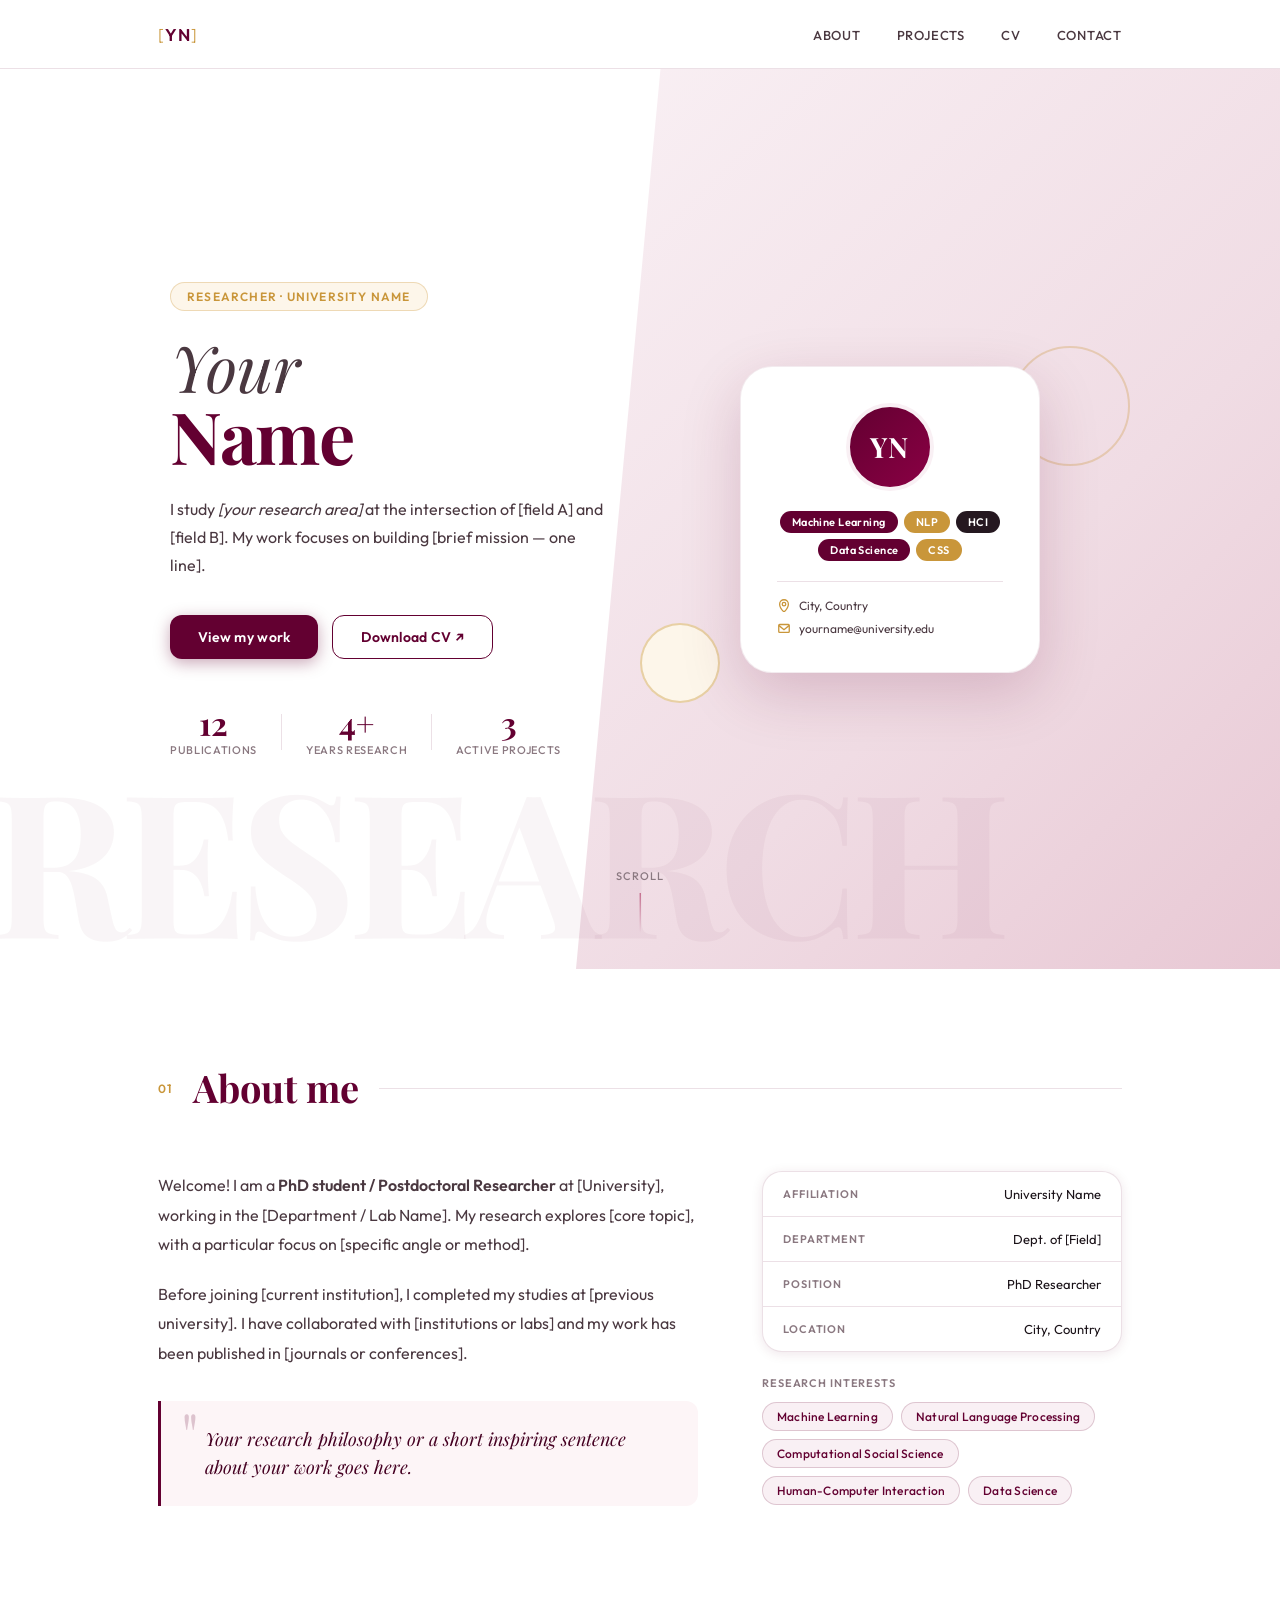
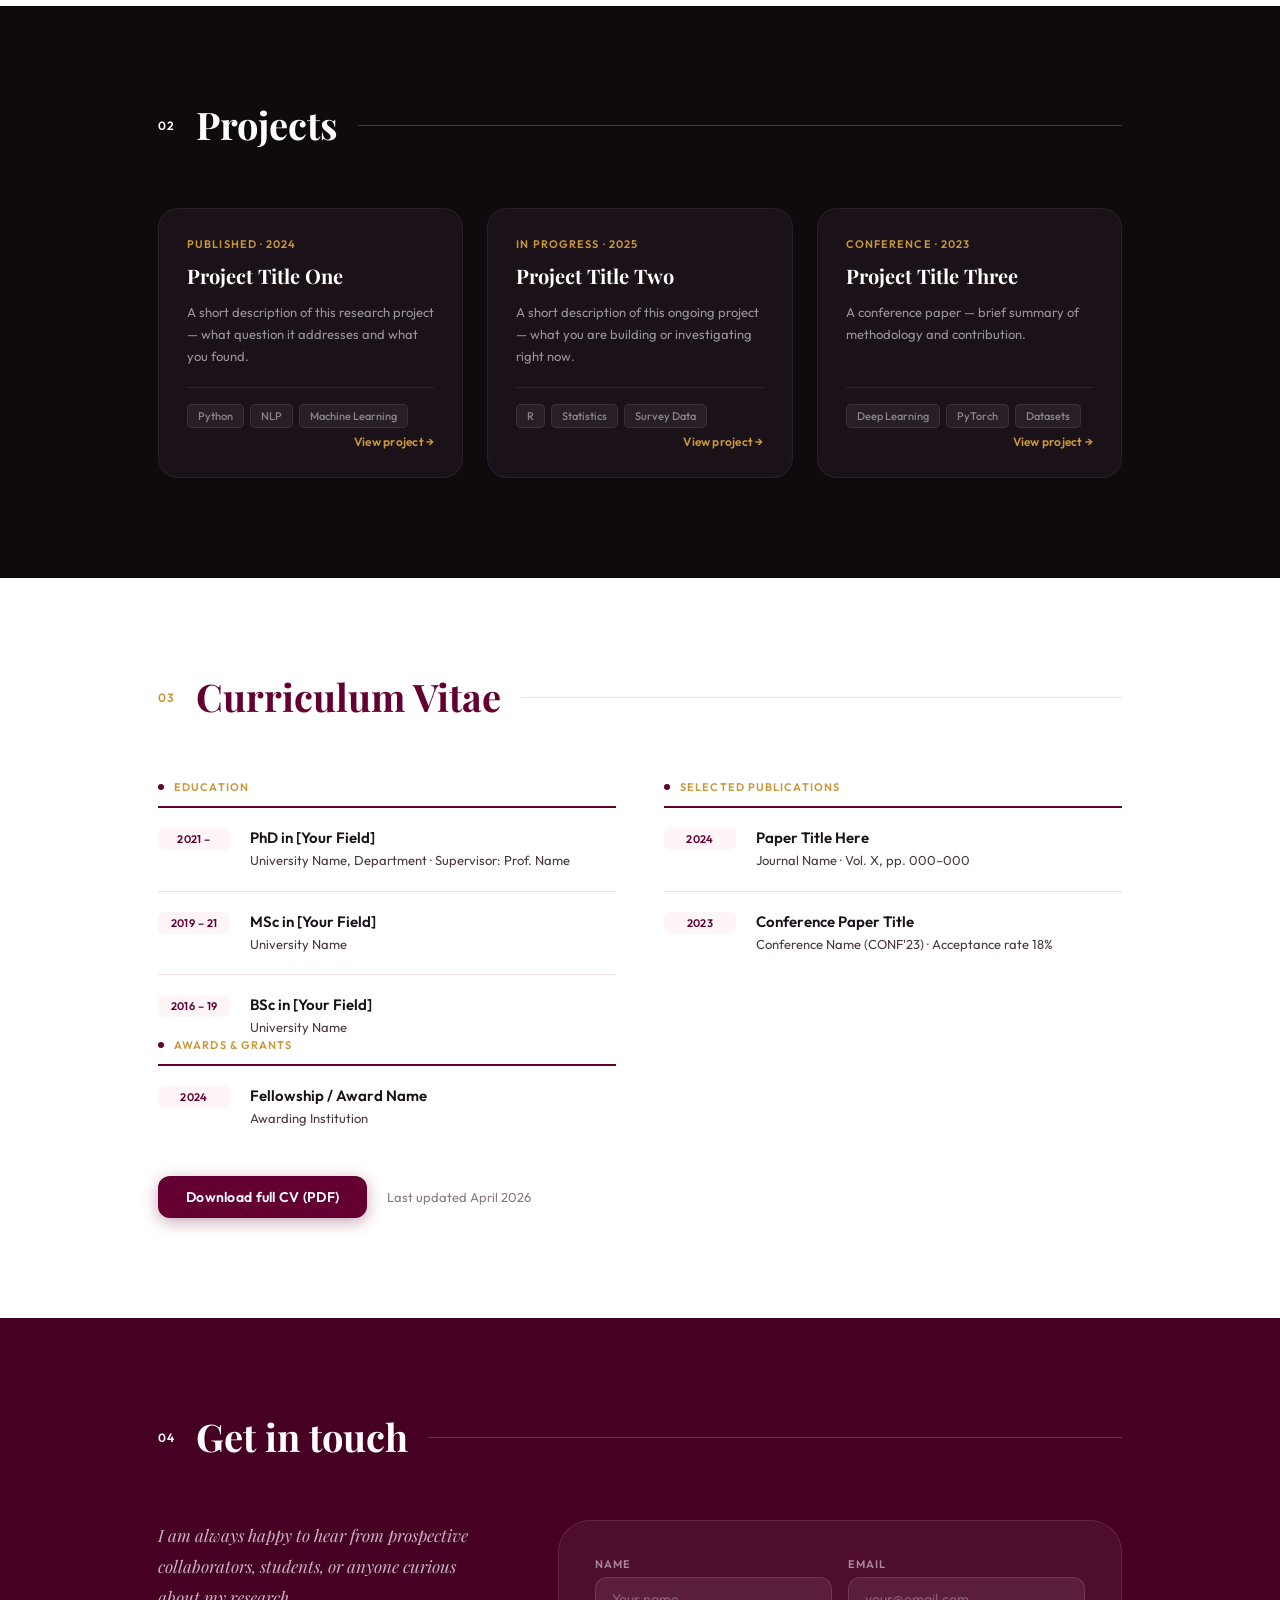
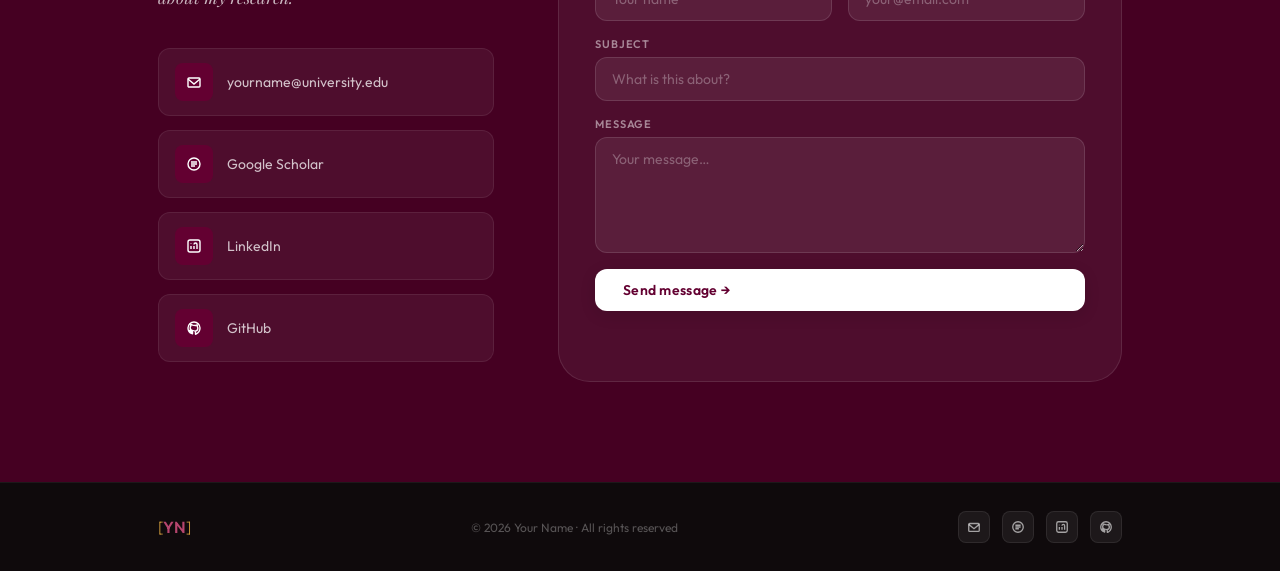
<file: index.html>
<!DOCTYPE html>
<html lang="en">
<head>
  <meta charset="UTF-8"/>
  <meta name="viewport" content="width=device-width, initial-scale=1.0"/>
  <title>Your Name — Researcher</title>
  <link rel="stylesheet" href="css/style.css"/>
  <link rel="preconnect" href="https://fonts.googleapis.com"/>
  <link rel="preconnect" href="https://fonts.gstatic.com" crossorigin/>
  <link href="https://fonts.googleapis.com/css2?family=Playfair+Display:ital,wght@0,400;0,700;1,400&family=Outfit:wght@300;400;500;600&display=swap" rel="stylesheet"/>
</head>
<body>

  <!-- NAV -->
  <nav id="navbar">
    <div class="nav-inner">
      <a href="#home" class="nav-logo">
        <span class="logo-bracket">[</span>YN<span class="logo-bracket">]</span>
      </a>
      <ul class="nav-links">
        <li><a href="#about">About</a></li>
        <li><a href="#projects">Projects</a></li>
        <li><a href="#cv">CV</a></li>
        <li><a href="#contact">Contact</a></li>
      </ul>
      <button class="nav-toggle" onclick="toggleMenu()">
        <span></span><span></span><span></span>
      </button>
    </div>
    <ul class="mobile-menu" id="mobileMenu">
      <li><a href="#about"    onclick="toggleMenu()">About</a></li>
      <li><a href="#projects" onclick="toggleMenu()">Projects</a></li>
      <li><a href="#cv"       onclick="toggleMenu()">CV</a></li>
      <li><a href="#contact"  onclick="toggleMenu()">Contact</a></li>
    </ul>
  </nav>

  <!-- HERO -->
  <section id="home" class="hero">
    <div class="hero-bg-text" aria-hidden="true">RESEARCH</div>
    <div class="hero-inner">
      <div class="hero-left">
        <div class="hero-tag">Researcher · University Name</div>
        <h1 class="hero-name">
          <span class="name-first">Your</span>
          <span class="name-last">Name</span>
        </h1>
        <p class="hero-bio">I study <em>[your research area]</em> at the intersection of [field A] and [field B]. My work focuses on building [brief mission — one line].</p>
        <div class="hero-actions">
          <a href="#projects" class="btn btn-primary">View my work</a>
          <a href="assets/cv.pdf" target="_blank" class="btn btn-ghost">Download CV ↗</a>
        </div>
        <div class="hero-stats">
          <div class="hstat"><span class="hstat-n">12</span><span class="hstat-l">Publications</span></div>
          <div class="hstat-div"></div>
          <div class="hstat"><span class="hstat-n">4+</span><span class="hstat-l">Years research</span></div>
          <div class="hstat-div"></div>
          <div class="hstat"><span class="hstat-n">3</span><span class="hstat-l">Active projects</span></div>
        </div>
      </div>
      <div class="hero-right">
        <div class="hero-card">
          <div class="hero-avatar">YN</div>
          <div class="hero-card-chips">
            <span class="chip chip-maroon">Machine Learning</span>
            <span class="chip chip-gold">NLP</span>
            <span class="chip chip-dark">HCI</span>
            <span class="chip chip-maroon">Data Science</span>
            <span class="chip chip-gold">CSS</span>
          </div>
          <div class="hero-card-info">
            <div class="hci-row">
              <svg width="14" height="14" viewBox="0 0 16 16" fill="none" stroke="currentColor" stroke-width="1.5"><path d="M8 2C5.24 2 3 4.24 3 7c0 4 5 9 5 9s5-5 5-9c0-2.76-2.24-5-5-5zm0 7a2 2 0 110-4 2 2 0 010 4z"/></svg>
              City, Country
            </div>
            <div class="hci-row">
              <svg width="14" height="14" viewBox="0 0 16 16" fill="none" stroke="currentColor" stroke-width="1.5"><rect x="2" y="4" width="12" height="9" rx="1"/><path d="M2 5l6 5 6-5"/></svg>
              yourname@university.edu
            </div>
          </div>
        </div>
        <div class="hero-deco-1"></div>
        <div class="hero-deco-2"></div>
      </div>
    </div>
    <div class="hero-scroll-hint">
      <span>Scroll</span>
      <div class="scroll-line"></div>
    </div>
  </section>

  <!-- ABOUT -->
  <section id="about" class="section">
    <div class="container">
      <div class="section-header">
        <span class="section-num">01</span>
        <h2 class="section-title">About me</h2>
        <div class="section-line"></div>
      </div>
      <div class="about-grid">
        <div class="about-text fade-up">
          <p>Welcome! I am a <strong>PhD student / Postdoctoral Researcher</strong> at [University], working in the [Department / Lab Name]. My research explores [core topic], with a particular focus on [specific angle or method].</p>
          <p>Before joining [current institution], I completed my studies at [previous university]. I have collaborated with [institutions or labs] and my work has been published in [journals or conferences].</p>
          <div class="about-quote">
            <span class="quote-mark">"</span>
            <p>Your research philosophy or a short inspiring sentence about your work goes here.</p>
          </div>
        </div>
        <div class="about-sidebar fade-up" style="--delay:0.15s">
          <div class="about-info-block">
            <div class="aib-row"><span class="aib-label">Affiliation</span><span class="aib-val">University Name</span></div>
            <div class="aib-row"><span class="aib-label">Department</span><span class="aib-val">Dept. of [Field]</span></div>
            <div class="aib-row"><span class="aib-label">Position</span><span class="aib-val">PhD Researcher</span></div>
            <div class="aib-row"><span class="aib-label">Location</span><span class="aib-val">City, Country</span></div>
          </div>
          <div class="interests-block">
            <p class="interests-label">Research interests</p>
            <div class="interest-tags" id="interestTags"></div>
          </div>
        </div>
      </div>
    </div>
  </section>

  <!-- PROJECTS -->
  <section id="projects" class="section section-dark">
    <div class="container">
      <div class="section-header section-header-light">
        <span class="section-num">02</span>
        <h2 class="section-title">Projects</h2>
        <div class="section-line"></div>
      </div>
      <div class="projects-grid" id="projectsGrid"></div>
    </div>
  </section>

  <!-- CV -->
  <section id="cv" class="section">
    <div class="container">
      <div class="section-header">
        <span class="section-num">03</span>
        <h2 class="section-title">Curriculum Vitae</h2>
        <div class="section-line"></div>
      </div>
      <div class="cv-cols">
        <div class="cv-col">
          <div id="cvEducation"></div>
          <div id="cvAwards"></div>
        </div>
        <div class="cv-col">
          <div id="cvPublications"></div>
        </div>
      </div>
      <div class="cv-download fade-up">
        <a href="assets/cv.pdf" target="_blank" class="btn btn-primary">Download full CV (PDF)</a>
        <span class="cv-date">Last updated April 2026</span>
      </div>
    </div>
  </section>

  <!-- CONTACT -->
  <section id="contact" class="section section-maroon">
    <div class="container">
      <div class="section-header section-header-light">
        <span class="section-num">04</span>
        <h2 class="section-title">Get in touch</h2>
        <div class="section-line"></div>
      </div>
      <div class="contact-layout">
        <div class="contact-left fade-up">
          <p class="contact-intro">I am always happy to hear from prospective collaborators, students, or anyone curious about my research.</p>
          <div class="contact-links" id="contactLinks"></div>
        </div>
        <form class="contact-form fade-up" style="--delay:0.15s" onsubmit="handleContactForm(event)">
          <div class="form-row">
            <div class="form-group">
              <label>Name</label>
              <input type="text" placeholder="Your name" required/>
            </div>
            <div class="form-group">
              <label>Email</label>
              <input type="email" placeholder="your@email.com" required/>
            </div>
          </div>
          <div class="form-group">
            <label>Subject</label>
            <input type="text" placeholder="What is this about?"/>
          </div>
          <div class="form-group">
            <label>Message</label>
            <textarea rows="5" placeholder="Your message…" required></textarea>
          </div>
          <button type="submit" class="btn btn-white">Send message →</button>
          <p id="formNote" class="form-note"></p>
        </form>
      </div>
    </div>
  </section>

  <!-- FOOTER -->
  <footer>
    <div class="footer-inner">
      <span class="footer-logo"><span class="logo-bracket">[</span>YN<span class="logo-bracket">]</span></span>
      <p>© <span id="year"></span> Your Name · All rights reserved</p>
      <div class="footer-socials" id="footerSocials"></div>
    </div>
  </footer>

  <script src="data/interests.js"></script>
  <script src="data/projects.js"></script>
  <script src="data/cv.js"></script>
  <script src="data/contact.js"></script>
  <script src="js/main.js"></script>
</body>
</html>
</file>
<file: css/style.css>
/* ═══════════════════════════════════════════
   style.css — Bold Academic Website
   Chicago Maroon #630031 + Gold + Dark
   ═══════════════════════════════════════════ */

:root {
  --maroon:        #630031;
  --maroon-deep:   #450022;
  --maroon-mid:    #8a0044;
  --maroon-light:  #b5456e;
  --maroon-pale:   #f9f0f4;
  --maroon-tint:   #fdf5f7;

  --gold:          #c9963a;
  --gold-light:    #e8b96a;
  --gold-pale:     #fdf6ea;

  --dark:          #0f0a0c;
  --dark-2:        #1a1218;
  --dark-3:        #251820;

  --text:          #1a1218;
  --text-2:        #4a3840;
  --text-3:        #8a7880;
  --white:         #ffffff;
  --off-white:     #faf8f9;
  --border:        rgba(99,0,49,0.12);
  --border-dark:   rgba(255,255,255,0.1);

  --font-display: 'Playfair Display', Georgia, serif;
  --font-body:    'Outfit', system-ui, sans-serif;

  --r-sm: 8px;
  --r-md: 12px;
  --r-lg: 20px;
  --r-xl: 32px;

  --max: 1060px;
  --nav-h: 68px;

  --shadow-sm: 0 2px 12px rgba(99,0,49,0.10);
  --shadow-md: 0 8px 32px rgba(99,0,49,0.14);
  --shadow-lg: 0 20px 60px rgba(99,0,49,0.18);
}

/* ── Reset ──────────────────────────────────── */
*, *::before, *::after { box-sizing: border-box; margin: 0; padding: 0; }
html { scroll-behavior: smooth; font-size: 16px; }
body { font-family: var(--font-body); color: var(--text); background: var(--white); -webkit-font-smoothing: antialiased; overflow-x: hidden; }
a { color: inherit; text-decoration: none; }
ul { list-style: none; }
img { max-width: 100%; display: block; }
strong { font-weight: 600; }
em { font-style: italic; }

/* ── NAV ────────────────────────────────────── */
#navbar {
  position: sticky; top: 0; z-index: 100;
  background: rgba(255,255,255,0.97);
  backdrop-filter: blur(12px);
  border-bottom: 1px solid var(--border);
}
.nav-inner {
  max-width: var(--max); margin: 0 auto; padding: 0 48px;
  height: var(--nav-h);
  display: flex; align-items: center; justify-content: space-between;
}
.nav-logo {
  font-family: var(--font-body); font-size: 17px; font-weight: 600;
  color: var(--maroon); letter-spacing: 0.05em;
}
.logo-bracket { color: var(--gold); font-weight: 300; }
.nav-links { display: flex; gap: 36px; }
.nav-links a {
  font-size: 13px; font-weight: 500; letter-spacing: 0.06em;
  text-transform: uppercase; color: var(--text-2);
  position: relative; padding-bottom: 3px;
  transition: color 0.2s;
}
.nav-links a::after {
  content: ''; position: absolute; bottom: 0; left: 0;
  width: 0; height: 2px; background: var(--maroon);
  transition: width 0.25s ease;
}
.nav-links a:hover, .nav-links a.active { color: var(--maroon); }
.nav-links a:hover::after, .nav-links a.active::after { width: 100%; }
.nav-toggle { display: none; flex-direction: column; gap: 5px; background: none; border: none; cursor: pointer; padding: 4px; }
.nav-toggle span { display: block; width: 22px; height: 1.5px; background: var(--text); }
.mobile-menu { display: none; flex-direction: column; padding: 16px 48px 20px; gap: 16px; border-top: 1px solid var(--border); background: var(--white); }
.mobile-menu.open { display: flex; }
.mobile-menu a { font-size: 15px; font-weight: 500; color: var(--text-2); }

/* ── BUTTONS ────────────────────────────────── */
.btn {
  display: inline-flex; align-items: center; gap: 6px;
  padding: 12px 28px; border-radius: var(--r-md);
  font-family: var(--font-body); font-size: 14px; font-weight: 600;
  letter-spacing: 0.02em; cursor: pointer; border: none;
  transition: transform 0.15s, box-shadow 0.15s, opacity 0.15s;
}
.btn:hover { transform: translateY(-2px); }
.btn:active { transform: scale(0.97); }

.btn-primary { background: var(--maroon); color: #fff; box-shadow: 0 4px 16px rgba(99,0,49,0.35); }
.btn-primary:hover { box-shadow: 0 8px 24px rgba(99,0,49,0.45); }

.btn-ghost { background: transparent; color: var(--maroon); border: 1.5px solid var(--maroon); }
.btn-ghost:hover { background: var(--maroon-pale); }

.btn-white { background: #fff; color: var(--maroon); box-shadow: 0 4px 16px rgba(0,0,0,0.12); font-weight: 600; }
.btn-white:hover { box-shadow: 0 8px 24px rgba(0,0,0,0.18); }

.btn-gold { background: var(--gold); color: #fff; box-shadow: 0 4px 16px rgba(201,150,58,0.4); }

/* ── SECTION SHELL ──────────────────────────── */
.section { padding: 100px 0; }
.section-dark { background: var(--dark); }
.section-maroon { background: var(--maroon-deep); }
.container { max-width: var(--max); margin: 0 auto; padding: 0 48px; }

.section-header {
  display: flex; align-items: center; gap: 20px;
  margin-bottom: 64px;
}
.section-header-light .section-num,
.section-header-light .section-title { color: var(--white); }
.section-header-light .section-line { background: rgba(255,255,255,0.2); }

.section-num {
  font-family: var(--font-body); font-size: 12px; font-weight: 600;
  letter-spacing: 0.12em; color: var(--gold); text-transform: uppercase;
}
.section-title {
  font-family: var(--font-display); font-size: 38px; font-weight: 700;
  color: var(--maroon); line-height: 1;
}
.section-dark .section-title { color: var(--white); }
.section-line { flex: 1; height: 1px; background: var(--border); }

/* ── HERO ───────────────────────────────────── */
.hero {
  min-height: 100vh; position: relative;
  display: flex; flex-direction: column;
  background: var(--white);
  overflow: hidden;
}
.hero::before {
  content: '';
  position: absolute; top: 0; right: 0;
  width: 55%; height: 100%;
  background: linear-gradient(135deg, var(--maroon-pale) 0%, #f0dce4 60%, #e8c8d4 100%);
  clip-path: polygon(12% 0, 100% 0, 100% 100%, 0% 100%);
  z-index: 0;
}
.hero-bg-text {
  position: absolute; bottom: -20px; left: -10px;
  font-family: var(--font-display); font-size: 200px; font-weight: 700;
  color: rgba(99,0,49,0.04); letter-spacing: -0.04em;
  pointer-events: none; z-index: 0; white-space: nowrap;
  user-select: none;
}
.hero-inner {
  flex: 1; position: relative; z-index: 1;
  max-width: var(--max); margin: 0 auto; padding: 0 48px;
  display: grid; grid-template-columns: 1fr 1fr;
  align-items: center; gap: 60px;
  padding-top: 80px; padding-bottom: 80px;
}
.hero-tag {
  display: inline-block;
  font-size: 12px; font-weight: 600; letter-spacing: 0.1em;
  text-transform: uppercase; color: var(--gold);
  background: var(--gold-pale); border: 1px solid rgba(201,150,58,0.3);
  padding: 6px 16px; border-radius: 30px;
  margin-bottom: 24px;
}
.hero-name {
  font-family: var(--font-display); line-height: 1;
  margin-bottom: 24px;
}
.name-first {
  display: block; font-size: 64px; font-weight: 400;
  color: var(--text-2); font-style: italic;
}
.name-last {
  display: block; font-size: 72px; font-weight: 700;
  color: var(--maroon); letter-spacing: -0.02em;
}
.hero-bio {
  font-size: 16px; color: var(--text-2); line-height: 1.75;
  max-width: 440px; margin-bottom: 36px;
}
.hero-actions { display: flex; gap: 14px; margin-bottom: 48px; flex-wrap: wrap; }
.hero-stats { display: flex; align-items: center; gap: 0; }
.hstat { text-align: center; padding: 0 24px; }
.hstat:first-child { padding-left: 0; }
.hstat-n { display: block; font-family: var(--font-display); font-size: 32px; font-weight: 700; color: var(--maroon); line-height: 1; }
.hstat-l { display: block; font-size: 11px; font-weight: 500; letter-spacing: 0.06em; text-transform: uppercase; color: var(--text-3); margin-top: 4px; }
.hstat-div { width: 1px; height: 36px; background: var(--border); }

.hero-right { position: relative; display: flex; justify-content: center; align-items: center; }
.hero-card {
  background: var(--white); border-radius: var(--r-xl);
  padding: 36px; box-shadow: var(--shadow-lg);
  position: relative; z-index: 2; width: 300px;
  border: 1px solid rgba(99,0,49,0.08);
}
.hero-avatar {
  width: 88px; height: 88px; border-radius: 50%;
  background: linear-gradient(135deg, var(--maroon) 0%, var(--maroon-mid) 100%);
  color: #fff; font-family: var(--font-display);
  font-size: 28px; font-weight: 700;
  display: flex; align-items: center; justify-content: center;
  margin: 0 auto 20px; letter-spacing: 0.04em;
  border: 4px solid var(--maroon-pale);
}
.hero-card-chips { display: flex; flex-wrap: wrap; gap: 6px; margin-bottom: 20px; justify-content: center; }
.chip { font-size: 11px; font-weight: 600; padding: 4px 12px; border-radius: 20px; letter-spacing: 0.04em; }
.chip-maroon { background: var(--maroon); color: #fff; }
.chip-gold   { background: var(--gold); color: #fff; }
.chip-dark   { background: var(--dark-3); color: #fff; }

.hero-card-info { border-top: 1px solid var(--border); padding-top: 16px; display: flex; flex-direction: column; gap: 8px; }
.hci-row { display: flex; align-items: center; gap: 8px; font-size: 12px; color: var(--text-2); }
.hci-row svg { stroke: var(--gold); flex-shrink: 0; }

.hero-deco-1 {
  position: absolute; top: -20px; right: -20px;
  width: 120px; height: 120px; border-radius: 50%;
  border: 2px solid rgba(201,150,58,0.3); z-index: 1;
}
.hero-deco-2 {
  position: absolute; bottom: -30px; left: -30px;
  width: 80px; height: 80px; border-radius: 50%;
  background: var(--gold-pale); border: 2px solid rgba(201,150,58,0.4); z-index: 1;
}

.hero-scroll-hint {
  position: absolute; bottom: 36px; left: 50%;
  transform: translateX(-50%);
  display: flex; flex-direction: column; align-items: center; gap: 10px;
  color: var(--text-3); font-size: 11px; letter-spacing: 0.1em;
  text-transform: uppercase; font-weight: 500;
}
.scroll-line {
  width: 1px; height: 40px; background: linear-gradient(to bottom, var(--maroon-light), transparent);
  animation: scrollPulse 2s infinite;
}
@keyframes scrollPulse { 0%,100%{opacity:.3} 50%{opacity:1} }

/* ── ABOUT ──────────────────────────────────── */
.about-grid { display: grid; grid-template-columns: 1.2fr 0.8fr; gap: 64px; align-items: start; }
.about-text p { font-size: 16px; color: var(--text-2); line-height: 1.85; margin-bottom: 20px; }
.about-quote {
  margin-top: 32px; padding: 24px 28px;
  background: var(--maroon-tint);
  border-left: 3px solid var(--maroon);
  border-radius: 0 var(--r-md) var(--r-md) 0;
  position: relative;
}
.quote-mark {
  font-family: var(--font-display); font-size: 60px;
  color: var(--maroon); opacity: 0.2; line-height: 0;
  position: absolute; top: 32px; left: 20px;
}
.about-quote p { font-family: var(--font-display); font-size: 18px; color: var(--maroon-deep); font-style: italic; line-height: 1.6; margin: 0; padding-left: 16px; }

.about-info-block {
  background: var(--white); border-radius: var(--r-lg);
  border: 1px solid var(--border); overflow: hidden;
  box-shadow: var(--shadow-sm); margin-bottom: 24px;
}
.aib-row {
  display: flex; justify-content: space-between; align-items: center;
  padding: 14px 20px; border-bottom: 1px solid var(--border);
  gap: 12px;
}
.aib-row:last-child { border-bottom: none; }
.aib-label { font-size: 11px; font-weight: 600; letter-spacing: 0.08em; text-transform: uppercase; color: var(--text-3); }
.aib-val { font-size: 13px; color: var(--text); text-align: right; }

.interests-block { }
.interests-label { font-size: 11px; font-weight: 600; letter-spacing: 0.08em; text-transform: uppercase; color: var(--text-3); margin-bottom: 12px; }
.interest-tags { display: flex; flex-wrap: wrap; gap: 8px; }
.tag {
  font-size: 12px; font-weight: 500; padding: 6px 14px; border-radius: 30px;
  background: var(--maroon-pale); color: var(--maroon);
  border: 1px solid rgba(99,0,49,0.18); letter-spacing: 0.02em;
  transition: background 0.15s, transform 0.15s;
}
.tag:hover { background: var(--maroon); color: #fff; transform: translateY(-1px); }

/* ── PROJECTS ───────────────────────────────── */
.projects-grid { display: grid; grid-template-columns: repeat(3, 1fr); gap: 24px; }

.project-card {
  background: var(--dark-2);
  border: 1px solid rgba(255,255,255,0.06);
  border-radius: var(--r-lg);
  padding: 28px;
  display: flex; flex-direction: column;
  transition: transform 0.25s, border-color 0.25s, box-shadow 0.25s;
  position: relative; overflow: hidden;
}
.project-card::before {
  content: '';
  position: absolute; top: 0; left: 0; right: 0;
  height: 3px;
  background: linear-gradient(90deg, var(--maroon), var(--gold));
  opacity: 0; transition: opacity 0.25s;
}
.project-card:hover { transform: translateY(-6px); border-color: rgba(201,150,58,0.25); box-shadow: 0 20px 50px rgba(0,0,0,0.4); }
.project-card:hover::before { opacity: 1; }

.proj-meta {
  font-size: 11px; font-weight: 600; letter-spacing: 0.1em;
  text-transform: uppercase; color: var(--gold);
  margin-bottom: 12px;
}
.proj-title {
  font-family: var(--font-display); font-size: 20px; font-weight: 700;
  color: var(--white); margin-bottom: 12px; line-height: 1.3;
}
.proj-desc { font-size: 13px; color: rgba(255,255,255,0.55); line-height: 1.7; flex: 1; }
.proj-footer {
  margin-top: 20px; padding-top: 16px;
  border-top: 1px solid rgba(255,255,255,0.07);
  display: flex; gap: 6px; flex-wrap: wrap; align-items: center;
}
.proj-tech {
  font-size: 11px; font-weight: 500; color: rgba(255,255,255,0.45);
  background: rgba(255,255,255,0.06); padding: 4px 10px;
  border-radius: 5px; border: 1px solid rgba(255,255,255,0.08);
}
.proj-link {
  margin-left: auto; font-size: 12px; font-weight: 600;
  color: var(--gold); letter-spacing: 0.02em;
  transition: color 0.15s;
}
.proj-link:hover { color: var(--gold-light); }

/* ── CV ─────────────────────────────────────── */
.cv-cols { display: grid; grid-template-columns: 1fr 1fr; gap: 48px; }
.cv-col {}
.cv-block { margin-bottom: 40px; }
.cv-block-title {
  font-size: 11px; font-weight: 600; letter-spacing: 0.1em;
  text-transform: uppercase; color: var(--gold);
  padding-bottom: 12px; margin-bottom: 20px;
  border-bottom: 2px solid var(--maroon);
  display: flex; align-items: center; gap: 10px;
}
.cv-block-title::before {
  content: ''; width: 6px; height: 6px; border-radius: 50%;
  background: var(--maroon); flex-shrink: 0;
}
.cv-entry {
  display: flex; gap: 20px; margin-bottom: 20px;
  padding-bottom: 20px; border-bottom: 1px solid var(--border);
}
.cv-entry:last-child { border-bottom: none; margin-bottom: 0; padding-bottom: 0; }
.cv-year {
  font-size: 11px; font-weight: 600; letter-spacing: 0.04em;
  color: var(--maroon); min-width: 72px; padding-top: 3px;
  background: var(--maroon-tint); padding: 4px 8px; border-radius: 6px;
  text-align: center; height: fit-content; white-space: nowrap;
}
.cv-title { font-size: 15px; font-weight: 600; color: var(--text); margin-bottom: 4px; }
.cv-inst { font-size: 13px; color: var(--text-2); line-height: 1.5; }
.cv-download { margin-top: 48px; display: flex; align-items: center; gap: 20px; }
.cv-date { font-size: 13px; color: var(--text-3); }

/* ── CONTACT ────────────────────────────────── */
.contact-layout { display: grid; grid-template-columns: 1fr 1.4fr; gap: 64px; align-items: start; }
.contact-intro { font-size: 17px; color: rgba(255,255,255,0.7); line-height: 1.8; margin-bottom: 36px; font-family: var(--font-display); font-style: italic; }
.contact-links { display: flex; flex-direction: column; gap: 14px; }
.contact-link {
  display: flex; align-items: center; gap: 14px;
  font-size: 14px; color: rgba(255,255,255,0.75);
  padding: 14px 16px; border-radius: var(--r-md);
  background: rgba(255,255,255,0.05); border: 1px solid rgba(255,255,255,0.08);
  transition: background 0.2s, color 0.2s, transform 0.2s;
}
.contact-link:hover { background: rgba(255,255,255,0.1); color: #fff; transform: translateX(4px); }
.contact-icon {
  width: 38px; height: 38px; border-radius: var(--r-sm);
  background: var(--maroon); display: flex; align-items: center;
  justify-content: center; flex-shrink: 0;
}
.contact-icon svg { width: 16px; height: 16px; stroke: #fff; fill: none; stroke-width: 1.4; }

.contact-form {
  background: rgba(255,255,255,0.05);
  border: 1px solid rgba(255,255,255,0.1);
  border-radius: var(--r-xl); padding: 36px;
  display: flex; flex-direction: column; gap: 16px;
}
.form-row { display: grid; grid-template-columns: 1fr 1fr; gap: 16px; }
.form-group { display: flex; flex-direction: column; gap: 6px; }
.form-group label { font-size: 11px; font-weight: 600; letter-spacing: 0.08em; text-transform: uppercase; color: rgba(255,255,255,0.5); }
.contact-form input,
.contact-form textarea {
  padding: 12px 16px; border-radius: var(--r-md);
  border: 1px solid rgba(255,255,255,0.12);
  background: rgba(255,255,255,0.07);
  color: #fff; font-family: var(--font-body); font-size: 14px; outline: none;
  transition: border-color 0.2s, box-shadow 0.2s;
}
.contact-form input::placeholder,
.contact-form textarea::placeholder { color: rgba(255,255,255,0.3); }
.contact-form input:focus,
.contact-form textarea:focus { border-color: rgba(201,150,58,0.5); box-shadow: 0 0 0 3px rgba(201,150,58,0.12); }
.contact-form textarea { resize: vertical; }
.form-note { font-size: 13px; color: var(--gold-light); min-height: 18px; }

/* ── FOOTER ─────────────────────────────────── */
footer { background: var(--dark); border-top: 1px solid rgba(255,255,255,0.06); padding: 28px 0; }
.footer-inner { max-width: var(--max); margin: 0 auto; padding: 0 48px; display: flex; align-items: center; justify-content: space-between; gap: 20px; }
.footer-logo { font-size: 16px; font-weight: 600; color: var(--maroon-light); }
footer p { font-size: 12px; color: rgba(255,255,255,0.3); }
.footer-socials { display: flex; gap: 12px; }
.footer-social-link {
  width: 32px; height: 32px; border-radius: 8px;
  background: rgba(255,255,255,0.06); border: 1px solid rgba(255,255,255,0.08);
  display: flex; align-items: center; justify-content: center;
  transition: background 0.2s;
}
.footer-social-link:hover { background: var(--maroon); }
.footer-social-link svg { width: 14px; height: 14px; stroke: rgba(255,255,255,0.6); fill: none; stroke-width: 1.5; }

/* ── ANIMATIONS ──────────────────────────────── */
.fade-up { opacity: 0; transform: translateY(28px); transition: opacity 0.6s ease, transform 0.6s ease; transition-delay: var(--delay, 0s); }
.fade-up.visible { opacity: 1; transform: translateY(0); }

/* ── RESPONSIVE ──────────────────────────────── */
@media (max-width: 900px) {
  .container { padding: 0 28px; }
  .nav-inner { padding: 0 28px; }
  .mobile-menu { padding: 16px 28px 20px; }
  .nav-links { display: none; }
  .nav-toggle { display: flex; }
  .hero-inner { grid-template-columns: 1fr; padding: 60px 28px; gap: 40px; }
  .hero::before { width: 100%; clip-path: none; opacity: 0.4; }
  .name-first { font-size: 48px; }
  .name-last  { font-size: 56px; }
  .hero-right { justify-content: flex-start; }
  .about-grid { grid-template-columns: 1fr; gap: 40px; }
  .projects-grid { grid-template-columns: 1fr 1fr; }
  .cv-cols { grid-template-columns: 1fr; }
  .contact-layout { grid-template-columns: 1fr; gap: 40px; }
  .form-row { grid-template-columns: 1fr; }
  .section { padding: 72px 0; }
  .section-title { font-size: 30px; }
  .footer-inner { flex-direction: column; text-align: center; }
}
@media (max-width: 600px) {
  .projects-grid { grid-template-columns: 1fr; }
  .hero-stats { gap: 0; }
  .hstat { padding: 0 14px; }
  .hstat-n { font-size: 24px; }
}
</file>
